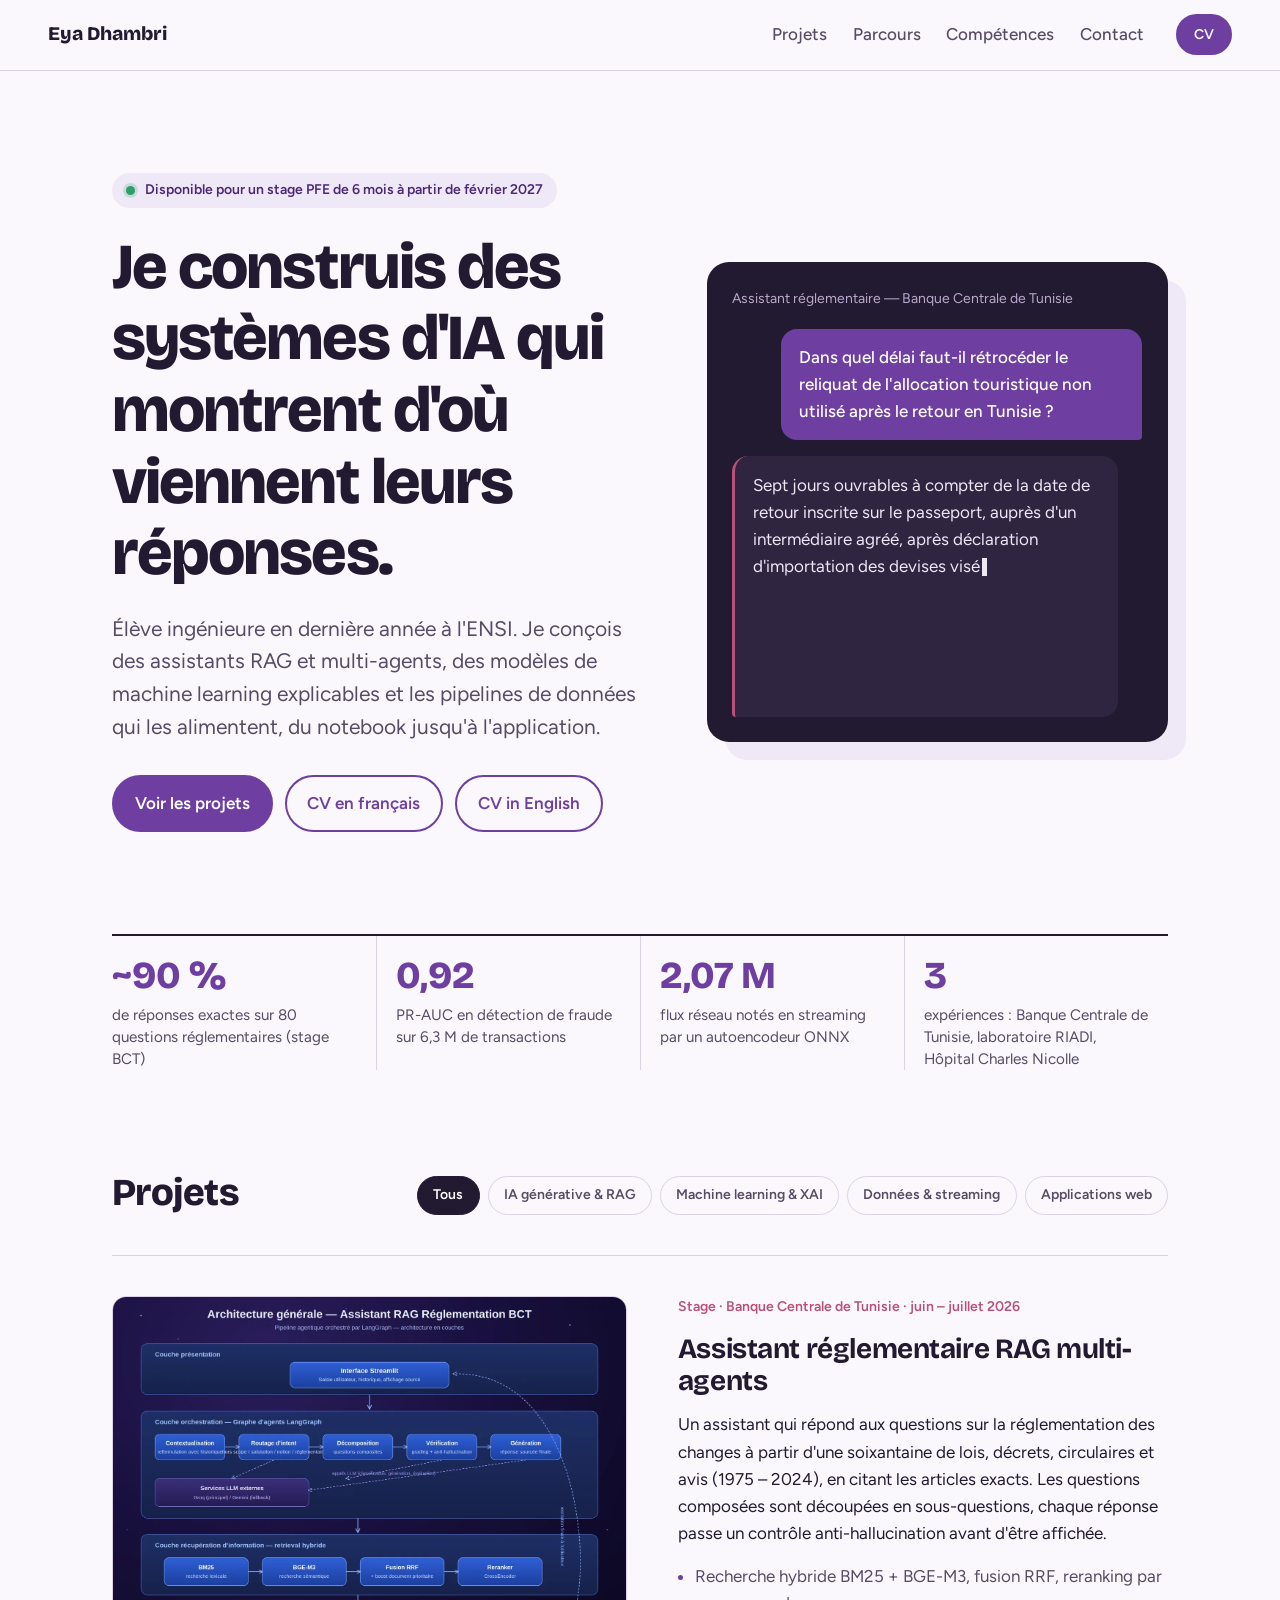
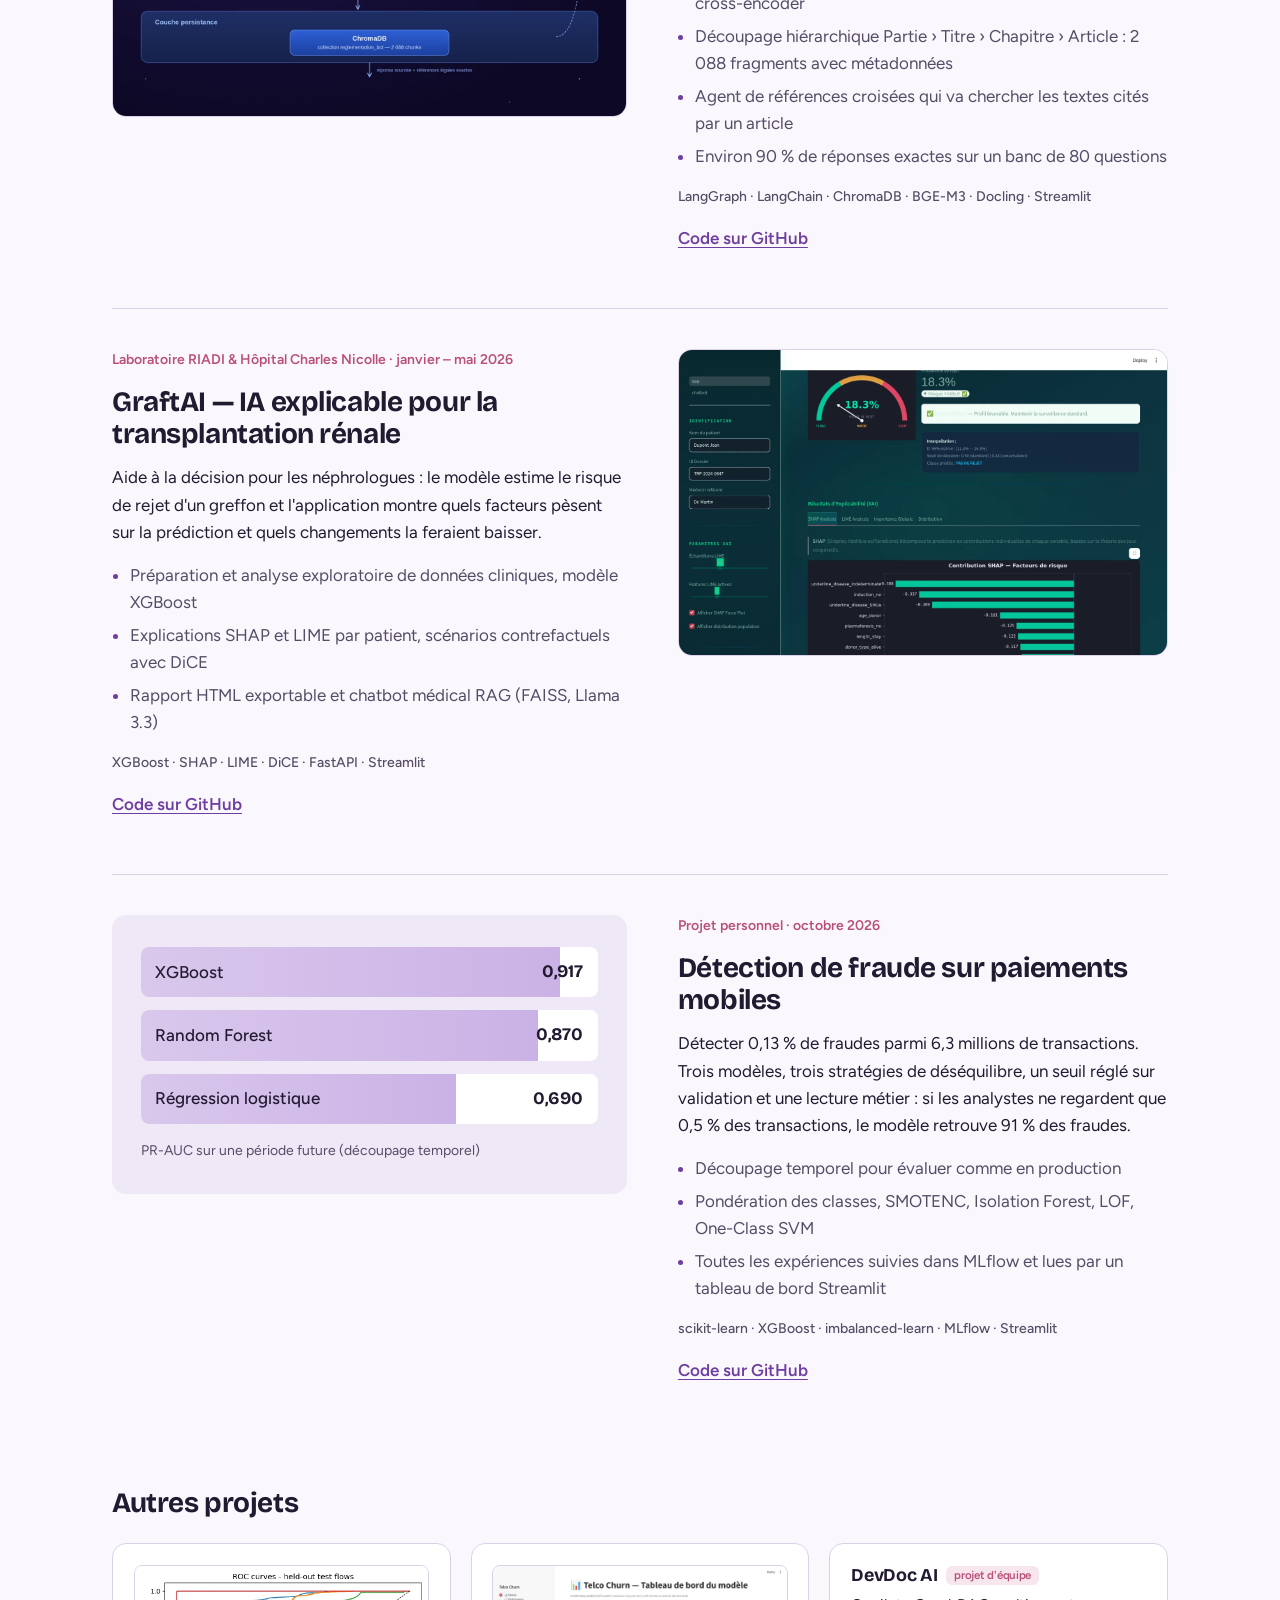
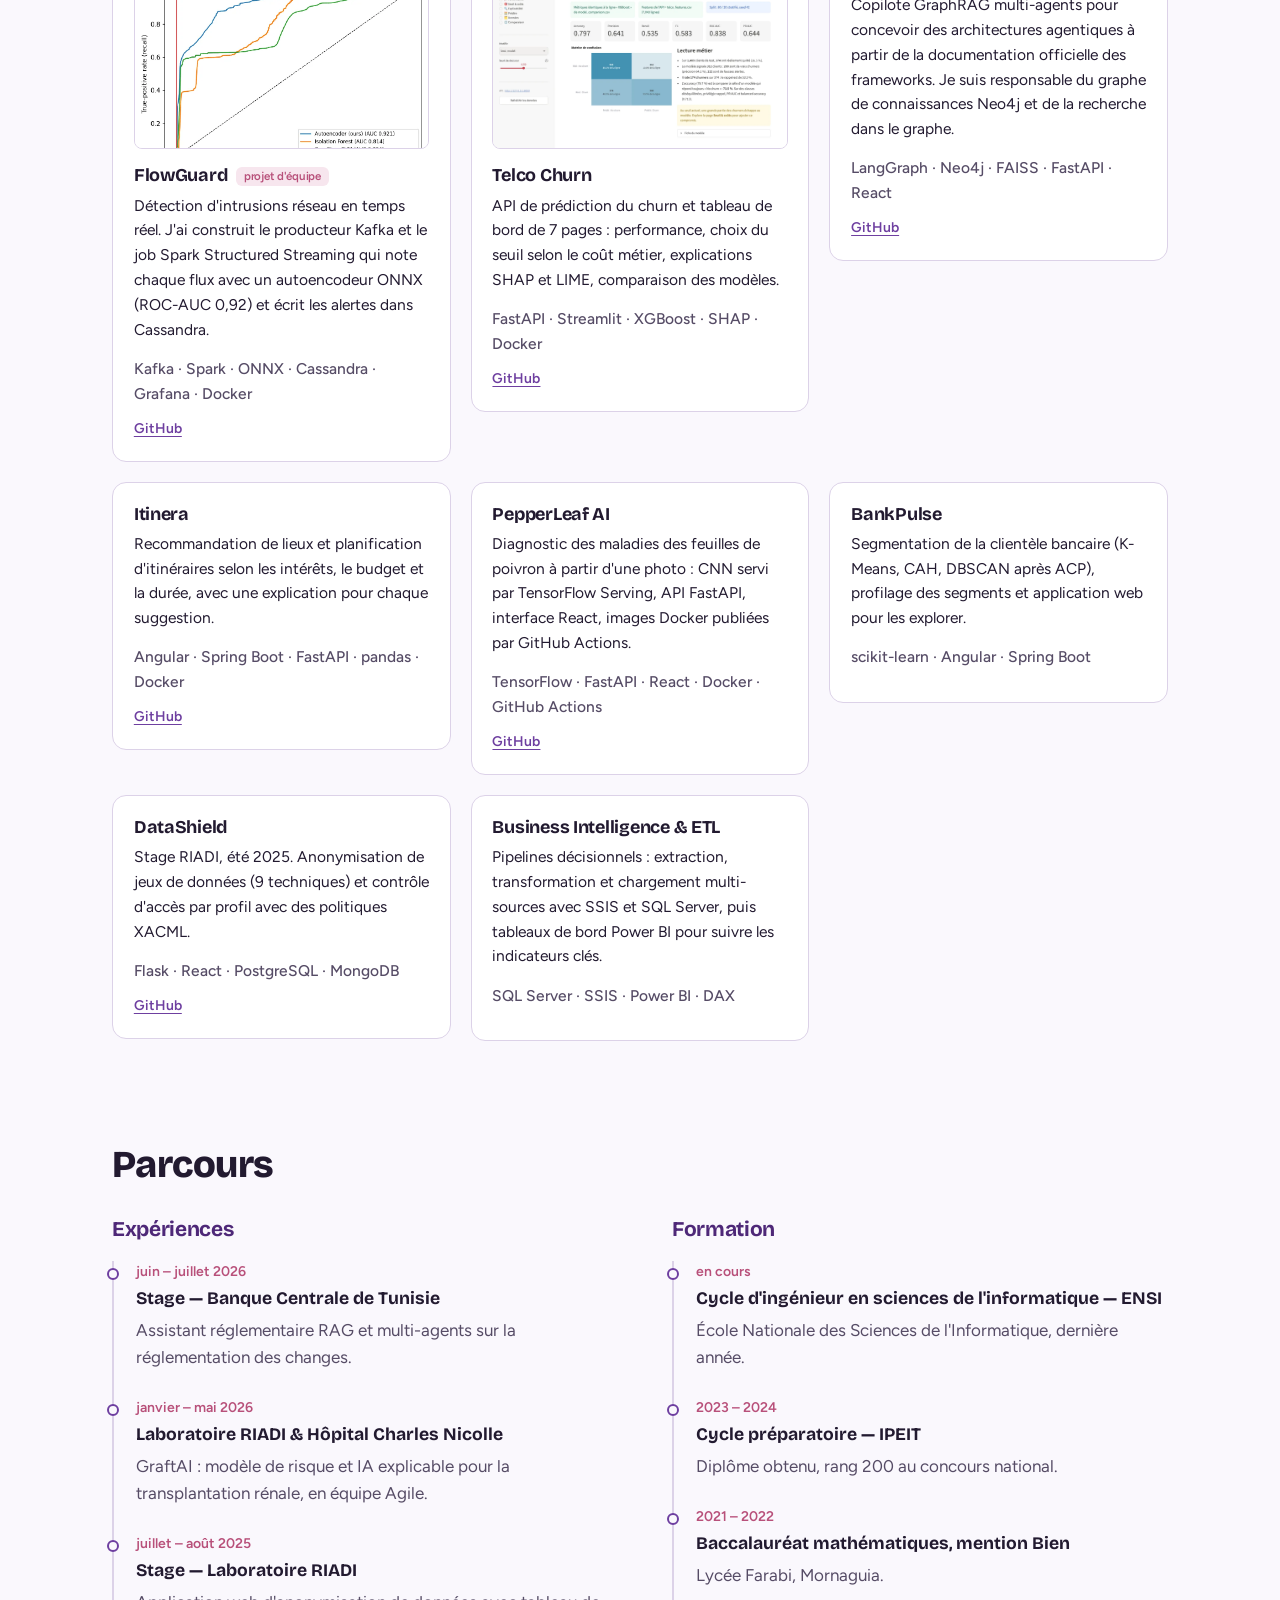
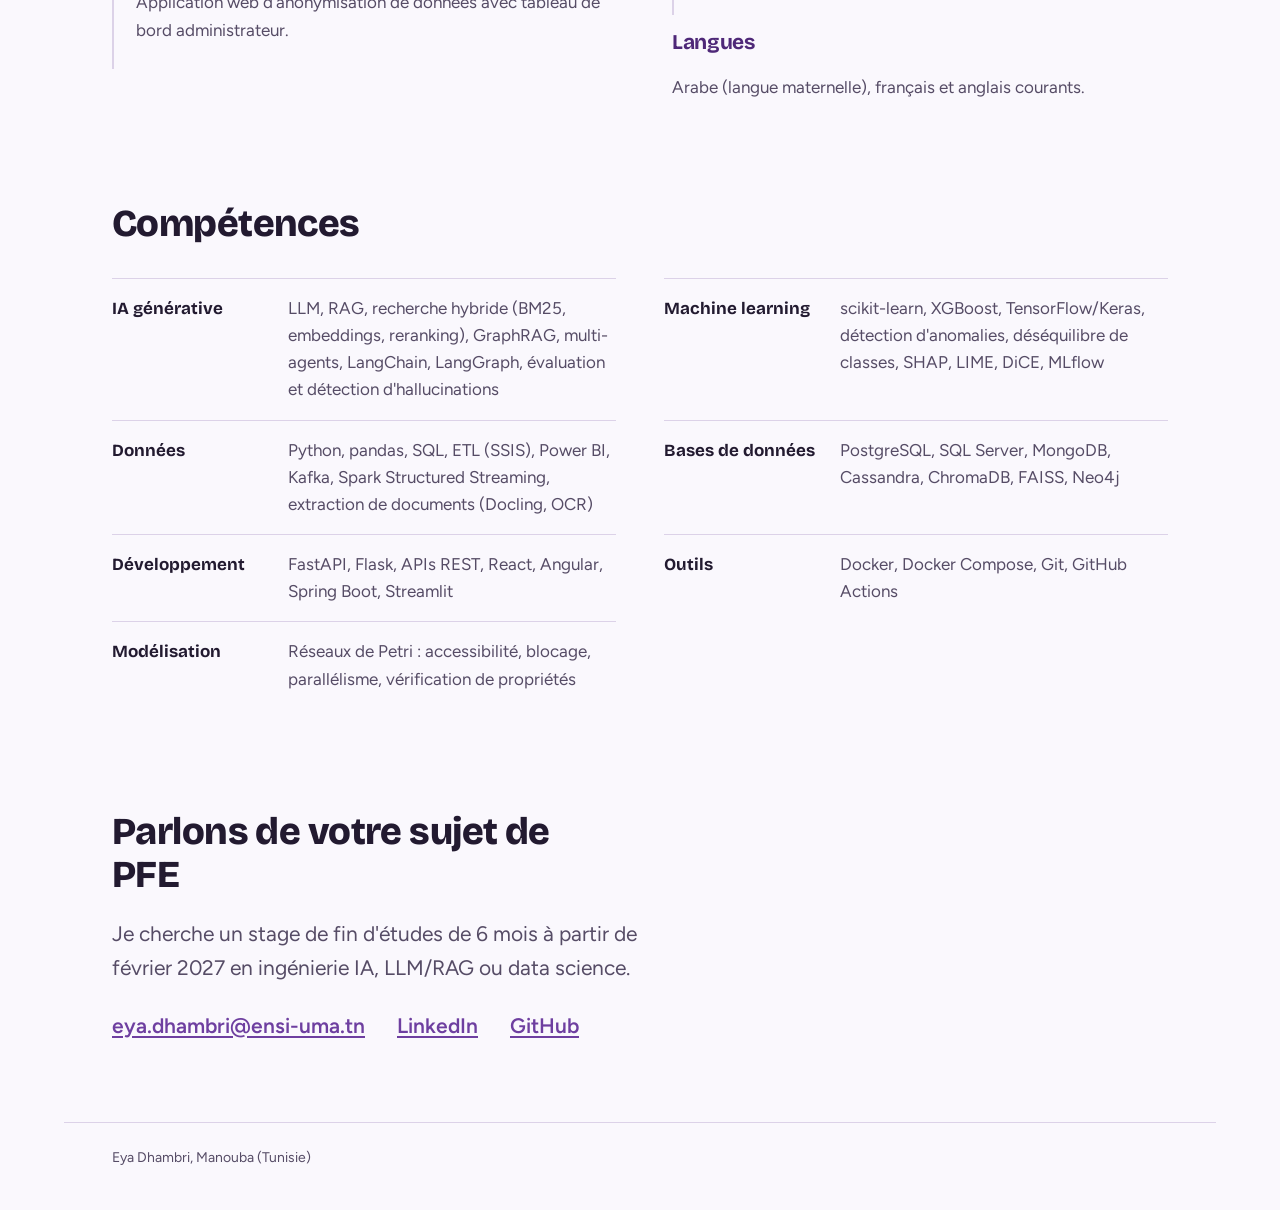
<file: index.html>
<!DOCTYPE html>
<html lang="fr">
<head>
  <meta charset="utf-8">
  <meta name="viewport" content="width=device-width, initial-scale=1">
  <title>Eya Dhambri — Élève ingénieure en IA</title>
  <meta name="description" content="Eya Dhambri, élève ingénieure en dernière année à l'ENSI. Systèmes RAG, agents LLM, machine learning explicable. Recherche un stage PFE à partir de février 2027.">
  <meta property="og:title" content="Eya Dhambri — Élève ingénieure en IA">
  <meta property="og:description" content="RAG, agents LLM, machine learning explicable. Stage PFE à partir de février 2027.">
  <meta property="og:image" content="assets/img/bct.webp">
  <link rel="icon" href="data:image/svg+xml,<svg xmlns='http://www.w3.org/2000/svg' viewBox='0 0 64 64'><rect width='64' height='64' rx='14' fill='%237B4BA6'/><text x='32' y='43' font-family='Arial' font-weight='700' font-size='30' text-anchor='middle' fill='white'>ED</text></svg>">
  <link rel="preconnect" href="https://fonts.googleapis.com">
  <link rel="preconnect" href="https://fonts.gstatic.com" crossorigin>
  <link href="https://fonts.googleapis.com/css2?family=Bricolage+Grotesque:opsz,wght@12..96,500;12..96,700;12..96,800&family=Figtree:wght@400;500;600&display=swap" rel="stylesheet">
  <link rel="stylesheet" href="style.css">
</head>
<body>
  <a class="skip" href="#projets">Aller aux projets</a>

  <header class="top">
    <a class="brand" href="#">Eya Dhambri</a>
    <nav aria-label="Navigation principale">
      <a href="#projets">Projets</a>
      <a href="#parcours">Parcours</a>
      <a href="#competences">Compétences</a>
      <a href="#contact">Contact</a>
    </nav>
    <a class="btn btn-small" href="assets/cv/CV_Eya_Dhambri_FR.pdf" download>CV</a>
  </header>

  <main>
    <!-- HERO -->
    <section class="hero">
      <div class="hero-text">
        <p class="status"><span class="dot" aria-hidden="true"></span>Disponible pour un stage PFE de 6 mois à partir de février 2027</p>
        <h1>Je construis des systèmes d'IA qui montrent d'où viennent leurs réponses.</h1>
        <p class="lead">Élève ingénieure en dernière année à l'ENSI. Je conçois des assistants RAG et multi-agents, des modèles de machine learning explicables et les pipelines de données qui les alimentent, du notebook jusqu'à l'application.</p>
        <div class="actions">
          <a class="btn" href="#projets">Voir les projets</a>
          <a class="btn btn-ghost" href="assets/cv/CV_Eya_Dhambri_FR.pdf" download>CV en français</a>
          <a class="btn btn-ghost" href="assets/cv/CV_Eya_Dhambri_EN.pdf" download>CV in English</a>
        </div>
      </div>

      <figure class="exchange" aria-label="Exemple de question posée à l'assistant réglementaire BCT">
        <figcaption>Assistant réglementaire — Banque Centrale de Tunisie</figcaption>
        <div class="q">Dans quel délai faut-il rétrocéder le reliquat de l'allocation touristique non utilisé après le retour en Tunisie&nbsp;?</div>
        <div class="a">
          <p class="typed" data-text="Sept jours ouvrables à compter de la date de retour inscrite sur le passeport, auprès d'un intermédiaire agréé, après déclaration d'importation des devises visée par la Douane.">Sept jours ouvrables à compter de la date de retour inscrite sur le passeport, auprès d'un intermédiaire agréé, après déclaration d'importation des devises visée par la Douane.</p>
          <ul class="sources" aria-label="Sources citées">
            <li>Recueil de la réglementation des changes</li>
            <li>Allocation touristique</li>
          </ul>
          <p class="checks"><span>Réponse vérifiée : ancrée dans les sources</span></p>
        </div>
      </figure>
    </section>

    <!-- KEY FACTS -->
    <section class="facts" aria-label="En bref">
      <dl>
        <div><dt>~90 %</dt><dd>de réponses exactes sur 80 questions réglementaires (stage BCT)</dd></div>
        <div><dt>0,92</dt><dd>PR-AUC en détection de fraude sur 6,3 M de transactions</dd></div>
        <div><dt>2,07 M</dt><dd>flux réseau notés en streaming par un autoencodeur ONNX</dd></div>
        <div><dt>3</dt><dd>expériences : Banque Centrale de Tunisie, laboratoire RIADI, Hôpital Charles Nicolle</dd></div>
      </dl>
    </section>

    <!-- PROJECTS -->
    <section id="projets" class="projects">
      <div class="section-head">
        <h2>Projets</h2>
        <div class="filters" role="group" aria-label="Filtrer les projets par domaine">
          <button type="button" class="chip" aria-pressed="true" data-filter="all">Tous</button>
          <button type="button" class="chip" aria-pressed="false" data-filter="genai">IA générative &amp; RAG</button>
          <button type="button" class="chip" aria-pressed="false" data-filter="ml">Machine learning &amp; XAI</button>
          <button type="button" class="chip" aria-pressed="false" data-filter="data">Données &amp; streaming</button>
          <button type="button" class="chip" aria-pressed="false" data-filter="web">Applications web</button>
        </div>
      </div>

      <article class="feature" data-tags="genai">
        <a class="shot" href="assets/img/bct.webp"><img src="assets/img/bct.webp" alt="Architecture en couches de l'assistant RAG BCT : interface Streamlit, graphe d'agents LangGraph, retrieval hybride, ChromaDB" width="1400" height="1145"></a>
        <div class="body">
          <p class="context">Stage · Banque Centrale de Tunisie · juin – juillet 2026</p>
          <h3>Assistant réglementaire RAG multi-agents</h3>
          <p>Un assistant qui répond aux questions sur la réglementation des changes à partir d'une soixantaine de lois, décrets, circulaires et avis (1975 – 2024), en citant les articles exacts. Les questions composées sont découpées en sous-questions, chaque réponse passe un contrôle anti-hallucination avant d'être affichée.</p>
          <ul class="points">
            <li>Recherche hybride BM25 + BGE-M3, fusion RRF, reranking par cross-encoder</li>
            <li>Découpage hiérarchique Partie › Titre › Chapitre › Article : 2 088 fragments avec métadonnées</li>
            <li>Agent de références croisées qui va chercher les textes cités par un article</li>
            <li>Environ 90 % de réponses exactes sur un banc de 80 questions</li>
          </ul>
          <p class="stack">LangGraph · LangChain · ChromaDB · BGE-M3 · Docling · Streamlit</p>
          <p class="links"><a href="https://github.com/eya-dl/bct_reglementation">Code sur GitHub</a></p>
        </div>
      </article>

      <article class="feature reverse" data-tags="ml">
        <a class="shot" href="assets/img/graftai.webp"><img loading="lazy" src="assets/img/graftai.webp" alt="Application GraftAI : jauge de risque de rejet et contributions SHAP des facteurs" width="1400" height="875"></a>
        <div class="body">
          <p class="context">Laboratoire RIADI &amp; Hôpital Charles Nicolle · janvier – mai 2026</p>
          <h3>GraftAI — IA explicable pour la transplantation rénale</h3>
          <p>Aide à la décision pour les néphrologues : le modèle estime le risque de rejet d'un greffon et l'application montre quels facteurs pèsent sur la prédiction et quels changements la feraient baisser.</p>
          <ul class="points">
            <li>Préparation et analyse exploratoire de données cliniques, modèle XGBoost</li>
            <li>Explications SHAP et LIME par patient, scénarios contrefactuels avec DiCE</li>
            <li>Rapport HTML exportable et chatbot médical RAG (FAISS, Llama 3.3)</li>
          </ul>
          <p class="stack">XGBoost · SHAP · LIME · DiCE · FastAPI · Streamlit</p>
          <p class="links"><a href="https://github.com/eya-dl/NephroTech-GraftAI">Code sur GitHub</a></p>
        </div>
      </article>

      <article class="feature" data-tags="ml data">
        <div class="shot shot-metrics" aria-hidden="true">
          <div class="bar" style="--v:.917"><span>XGBoost</span><b>0,917</b></div>
          <div class="bar" style="--v:.870"><span>Random Forest</span><b>0,870</b></div>
          <div class="bar" style="--v:.690"><span>Régression logistique</span><b>0,690</b></div>
          <p>PR-AUC sur une période future (découpage temporel)</p>
        </div>
        <div class="body">
          <p class="context">Projet personnel · octobre 2026</p>
          <h3>Détection de fraude sur paiements mobiles</h3>
          <p>Détecter 0,13 % de fraudes parmi 6,3 millions de transactions. Trois modèles, trois stratégies de déséquilibre, un seuil réglé sur validation et une lecture métier : si les analystes ne regardent que 0,5 % des transactions, le modèle retrouve 91 % des fraudes.</p>
          <ul class="points">
            <li>Découpage temporel pour évaluer comme en production</li>
            <li>Pondération des classes, SMOTENC, Isolation Forest, LOF, One-Class SVM</li>
            <li>Toutes les expériences suivies dans MLflow et lues par un tableau de bord Streamlit</li>
          </ul>
          <p class="stack">scikit-learn · XGBoost · imbalanced-learn · MLflow · Streamlit</p>
          <p class="links"><a href="https://github.com/eya-dl/fraud_detection">Code sur GitHub</a></p>
        </div>
      </article>

      <h3 class="more-title">Autres projets</h3>
      <div class="more">
        <article class="card" data-tags="data">
          <img loading="lazy" src="assets/img/flowguard.webp" alt="Courbes ROC de l'autoencodeur FlowGuard et des modèles de référence" width="975" height="750">
          <h4>FlowGuard <span class="tag">projet d'équipe</span></h4>
          <p>Détection d'intrusions réseau en temps réel. J'ai construit le producteur Kafka et le job Spark Structured Streaming qui note chaque flux avec un autoencodeur ONNX (ROC-AUC 0,92) et écrit les alertes dans Cassandra.</p>
          <p class="stack">Kafka · Spark · ONNX · Cassandra · Grafana · Docker</p>
          <a href="https://github.com/eya-dl/FlowGuard">GitHub</a>
        </article>
        <article class="card" data-tags="ml web">
          <img loading="lazy" src="assets/img/telchurn.webp" alt="Tableau de bord Telco Churn : métriques et matrice de confusion" width="1400" height="875">
          <h4>Telco Churn</h4>
          <p>API de prédiction du churn et tableau de bord de 7 pages : performance, choix du seuil selon le coût métier, explications SHAP et LIME, comparaison des modèles.</p>
          <p class="stack">FastAPI · Streamlit · XGBoost · SHAP · Docker</p>
          <a href="https://github.com/eya-dl/Tel_Churn">GitHub</a>
        </article>
        <article class="card" data-tags="genai">
          <h4>DevDoc AI <span class="tag">projet d'équipe</span></h4>
          <p>Copilote GraphRAG multi-agents pour concevoir des architectures agentiques à partir de la documentation officielle des frameworks. Je suis responsable du graphe de connaissances Neo4j et de la recherche dans le graphe.</p>
          <p class="stack">LangGraph · Neo4j · FAISS · FastAPI · React</p>
          <a href="https://github.com/eya-dl/DevDoc-AI">GitHub</a>
        </article>
        <article class="card" data-tags="ml web">
          <h4>Itinera</h4>
          <p>Recommandation de lieux et planification d'itinéraires selon les intérêts, le budget et la durée, avec une explication pour chaque suggestion.</p>
          <p class="stack">Angular · Spring Boot · FastAPI · pandas · Docker</p>
          <a href="https://github.com/eya-dl/Itinera_project">GitHub</a>
        </article>
        <article class="card" data-tags="ml web">
          <h4>PepperLeaf AI</h4>
          <p>Diagnostic des maladies des feuilles de poivron à partir d'une photo : CNN servi par TensorFlow Serving, API FastAPI, interface React, images Docker publiées par GitHub Actions.</p>
          <p class="stack">TensorFlow · FastAPI · React · Docker · GitHub Actions</p>
          <a href="https://github.com/eya-dl/pepperleaf-ai">GitHub</a>
        </article>
        <article class="card" data-tags="ml">
          <h4>BankPulse</h4>
          <p>Segmentation de la clientèle bancaire (K-Means, CAH, DBSCAN après ACP), profilage des segments et application web pour les explorer.</p>
          <p class="stack">scikit-learn · Angular · Spring Boot</p>
        </article>
        <article class="card" data-tags="web data">
          <h4>DataShield</h4>
          <p>Stage RIADI, été 2025. Anonymisation de jeux de données (9 techniques) et contrôle d'accès par profil avec des politiques XACML.</p>
          <p class="stack">Flask · React · PostgreSQL · MongoDB</p>
          <a href="https://github.com/eya-dl/data-anonymization-app">GitHub</a>
        </article>
        <article class="card" data-tags="data">
          <h4>Business Intelligence &amp; ETL</h4>
          <p>Pipelines décisionnels : extraction, transformation et chargement multi-sources avec SSIS et SQL Server, puis tableaux de bord Power BI pour suivre les indicateurs clés.</p>
          <p class="stack">SQL Server · SSIS · Power BI · DAX</p>
        </article>
      </div>
      <p class="empty" hidden>Aucun projet dans ce domaine.</p>
    </section>

    <!-- PATH -->
    <section id="parcours" class="path">
      <h2>Parcours</h2>
      <div class="cols">
        <div>
          <h3>Expériences</h3>
          <ol class="timeline">
            <li><time>juin – juillet 2026</time><strong>Stage — Banque Centrale de Tunisie</strong><span>Assistant réglementaire RAG et multi-agents sur la réglementation des changes.</span></li>
            <li><time>janvier – mai 2026</time><strong>Laboratoire RIADI &amp; Hôpital Charles Nicolle</strong><span>GraftAI : modèle de risque et IA explicable pour la transplantation rénale, en équipe Agile.</span></li>
            <li><time>juillet – août 2025</time><strong>Stage — Laboratoire RIADI</strong><span>Application web d'anonymisation de données avec tableau de bord administrateur.</span></li>
          </ol>
        </div>
        <div>
          <h3>Formation</h3>
          <ol class="timeline">
            <li><time>en cours</time><strong>Cycle d'ingénieur en sciences de l'informatique — ENSI</strong><span>École Nationale des Sciences de l'Informatique, dernière année.</span></li>
            <li><time>2023 – 2024</time><strong>Cycle préparatoire — IPEIT</strong><span>Diplôme obtenu, rang 200 au concours national.</span></li>
            <li><time>2021 – 2022</time><strong>Baccalauréat mathématiques, mention Bien</strong><span>Lycée Farabi, Mornaguia.</span></li>
          </ol>
          <h3 class="lang-title">Langues</h3>
          <p class="langs">Arabe (langue maternelle), français et anglais courants.</p>
        </div>
      </div>
    </section>

    <!-- SKILLS -->
    <section id="competences" class="skills">
      <h2>Compétences</h2>
      <dl>
        <div><dt>IA générative</dt><dd>LLM, RAG, recherche hybride (BM25, embeddings, reranking), GraphRAG, multi-agents, LangChain, LangGraph, évaluation et détection d'hallucinations</dd></div>
        <div><dt>Machine learning</dt><dd>scikit-learn, XGBoost, TensorFlow/Keras, détection d'anomalies, déséquilibre de classes, SHAP, LIME, DiCE, MLflow</dd></div>
        <div><dt>Données</dt><dd>Python, pandas, SQL, ETL (SSIS), Power BI, Kafka, Spark Structured Streaming, extraction de documents (Docling, OCR)</dd></div>
        <div><dt>Bases de données</dt><dd>PostgreSQL, SQL Server, MongoDB, Cassandra, ChromaDB, FAISS, Neo4j</dd></div>
        <div><dt>Développement</dt><dd>FastAPI, Flask, APIs REST, React, Angular, Spring Boot, Streamlit</dd></div>
        <div><dt>Outils</dt><dd>Docker, Docker Compose, Git, GitHub Actions</dd></div>
        <div><dt>Modélisation</dt><dd>Réseaux de Petri : accessibilité, blocage, parallélisme, vérification de propriétés</dd></div>
      </dl>
    </section>

    <!-- CONTACT -->
    <section id="contact" class="contact">
      <h2>Parlons de votre sujet de PFE</h2>
      <p>Je cherche un stage de fin d'études de 6 mois à partir de février 2027 en ingénierie IA, LLM/RAG ou data science.</p>
      <ul class="contact-links">
        <li><a href="mailto:eya.dhambri@ensi-uma.tn">eya.dhambri@ensi-uma.tn</a></li>
        <li><a href="https://www.linkedin.com/in/eya-dhambri">LinkedIn</a></li>
        <li><a href="https://github.com/eya-dl">GitHub</a></li>
      </ul>
    </section>
  </main>

  <footer>
    <p>Eya Dhambri, Manouba (Tunisie)</p>
  </footer>

  <script src="script.js"></script>
</body>
</html>
</file>
<file: style.css>
:root {
  --paper: #FAF8FD;
  --ink: #221A30;
  --ink-soft: #564C66;
  --mauve: #6E3FA0;
  --mauve-deep: #4E2878;
  --rose: #B8507A;
  --mist: #EFE8F6;
  --line: #DCD2E8;
  --white: #FFFFFF;

  --display: "Bricolage Grotesque", "Segoe UI", system-ui, sans-serif;
  --body: "Figtree", "Segoe UI", system-ui, sans-serif;

  --step--1: 0.875rem;
  --step-0: 1.0625rem;
  --step-1: 1.3125rem;
  --step-2: 1.75rem;
  --step-3: 2.375rem;
  --step-4: clamp(2.4rem, 1.4rem + 3.6vw, 4rem);

  --wrap: 72rem;
  --gutter: clamp(1.25rem, 4vw, 3rem);
}

*, *::before, *::after { box-sizing: border-box; }
html { scroll-behavior: smooth; }
body {
  margin: 0;
  background: var(--paper);
  color: var(--ink);
  font-family: var(--body);
  font-size: var(--step-0);
  line-height: 1.6;
  -webkit-font-smoothing: antialiased;
}
img { max-width: 100%; height: auto; display: block; }
a { color: var(--mauve); text-underline-offset: 3px; }
a:hover { color: var(--mauve-deep); }
:focus-visible { outline: 3px solid var(--rose); outline-offset: 3px; border-radius: 4px; }

h1, h2, h3, h4 {
  font-family: var(--display);
  line-height: 1.12;
  letter-spacing: -0.015em;
  margin: 0;
}
h2 { font-size: var(--step-3); font-weight: 800; }
h3 { font-size: var(--step-1); font-weight: 700; }
h4 { font-size: 1.125rem; font-weight: 700; }

.skip {
  position: absolute; left: -999px; top: 0;
  background: var(--ink); color: var(--white); padding: .6rem 1rem; z-index: 20;
}
.skip:focus { left: 1rem; top: 1rem; }

/* ---------- header ---------- */
.top {
  position: sticky; top: 0; z-index: 10;
  display: flex; align-items: center; gap: 2rem;
  padding: .9rem var(--gutter);
  background: color-mix(in srgb, var(--paper) 88%, transparent);
  backdrop-filter: blur(10px);
  border-bottom: 1px solid var(--line);
}
.brand {
  font-family: var(--display); font-weight: 800; font-size: 1.2rem;
  color: var(--ink); text-decoration: none; margin-right: auto;
}
.top nav { display: flex; gap: 1.6rem; }
.top nav a { color: var(--ink-soft); text-decoration: none; font-weight: 500; }
.top nav a:hover { color: var(--mauve); }

/* ---------- buttons ---------- */
.btn {
  display: inline-block;
  padding: .8rem 1.3rem;
  border-radius: 999px;
  background: var(--mauve);
  color: var(--white);
  font-weight: 600;
  text-decoration: none;
  border: 2px solid var(--mauve);
  transition: background .15s, color .15s;
}
.btn:hover { background: var(--mauve-deep); border-color: var(--mauve-deep); color: var(--white); }
.btn-ghost { background: transparent; color: var(--mauve); }
.btn-ghost:hover { background: var(--mist); color: var(--mauve-deep); border-color: var(--mauve-deep); }
.btn-small { padding: .45rem 1rem; font-size: var(--step--1); }

/* ---------- layout ---------- */
main > section {
  max-width: var(--wrap);
  margin: 0 auto;
  padding: clamp(3.5rem, 8vw, 6.5rem) var(--gutter) 0;
}

/* ---------- hero ---------- */
.hero {
  display: grid;
  grid-template-columns: 1.15fr 1fr;
  gap: clamp(2rem, 5vw, 4.5rem);
  align-items: center;
}
.status {
  display: inline-flex; align-items: center; gap: .6rem;
  margin: 0 0 1.4rem;
  font-weight: 600; font-size: var(--step--1); color: var(--mauve-deep);
  background: var(--mist); padding: .4rem .9rem; border-radius: 999px;
}
.dot { width: .55rem; height: .55rem; border-radius: 50%; background: #2E9E6B; box-shadow: 0 0 0 3px #2E9E6B33; }
.hero h1 {
  font-size: var(--step-4);
  font-weight: 800;
  letter-spacing: -0.03em;
  max-width: 15ch;
}
.lead { font-size: var(--step-1); line-height: 1.55; color: var(--ink-soft); max-width: 34rem; margin: 1.5rem 0 2rem; }
.actions { display: flex; flex-wrap: wrap; gap: .75rem; }

/* the exchange: the one bold element */
.exchange {
  margin: 0;
  background: var(--ink);
  color: #EDE7F5;
  border-radius: 22px;
  padding: 1.6rem;
  box-shadow: 18px 18px 0 var(--mist);
}
.exchange figcaption { font-size: var(--step--1); color: #B9A9CF; margin-bottom: 1.2rem; }
.q {
  margin-left: 12%;
  background: var(--mauve);
  color: var(--white);
  padding: .9rem 1.1rem;
  border-radius: 16px 16px 4px 16px;
  font-weight: 500;
}
.a {
  margin-top: 1rem;
  margin-right: 6%;
  background: #2F2541;
  padding: 1rem 1.1rem 1.1rem;
  border-radius: 16px 16px 16px 4px;
  border-left: 3px solid var(--rose);
}
.a p { margin: 0; }
.typed { min-height: 7.2em; }
.typed.is-typing::after { content: ""; display: inline-block; width: .5ch; height: 1.1em; background: #EDE7F5; vertical-align: text-bottom; margin-left: 2px; animation: blink 1s steps(1) infinite; }
@keyframes blink { 50% { opacity: 0; } }
.sources { list-style: none; padding: 0; margin: .9rem 0 .6rem; display: flex; flex-wrap: wrap; gap: .4rem; }
.sources li { font-size: .8rem; background: #44365C; color: #E4D8F3; padding: .2rem .6rem; border-radius: 6px; }
.checks { font-size: .82rem; color: #9FD8BB; }
.checks span::before { content: "✓ "; }
.reveal { opacity: 0; transition: opacity .5s; }
.reveal.on { opacity: 1; }

/* ---------- facts ---------- */
.facts dl {
  margin: 0;
  display: grid;
  grid-template-columns: repeat(4, 1fr);
  border-top: 2px solid var(--ink);
}
.facts dl > div { padding: 1.3rem 1.2rem 0 0; }
.facts dl > div + div { padding-left: 1.2rem; border-left: 1px solid var(--line); }
.facts dt { font-family: var(--display); font-size: var(--step-3); font-weight: 800; color: var(--mauve); line-height: 1; }
.facts dd { margin: .55rem 0 0; color: var(--ink-soft); font-size: .95rem; line-height: 1.45; }

/* ---------- projects ---------- */
.section-head { display: flex; flex-wrap: wrap; align-items: end; justify-content: space-between; gap: 1rem 2rem; margin-bottom: 2.5rem; }
.filters { display: flex; flex-wrap: wrap; gap: .5rem; }
.chip {
  font: inherit; font-size: var(--step--1); font-weight: 600;
  padding: .45rem .95rem; border-radius: 999px; cursor: pointer;
  background: transparent; color: var(--ink-soft); border: 1.5px solid var(--line);
}
.chip:hover { border-color: var(--mauve); color: var(--mauve); }
.chip[aria-pressed="true"] { background: var(--ink); border-color: var(--ink); color: var(--white); }

.feature {
  display: grid;
  grid-template-columns: 1.05fr 1fr;
  gap: clamp(1.5rem, 4vw, 3.5rem);
  align-items: start;
  padding: 2.5rem 0;
  border-top: 1px solid var(--line);
}
.feature.reverse .shot { order: 2; }
.shot {
  display: block;
  border-radius: 14px;
  overflow: hidden;
  border: 1px solid var(--line);
  background: var(--white);
}
.shot img { width: 100%; }
.context { margin: 0 0 .5rem; font-size: var(--step--1); font-weight: 600; color: var(--rose); }
.feature h3 { font-size: var(--step-2); margin-bottom: .9rem; }
.feature .body > p { margin: 0 0 1rem; max-width: 36rem; }
.points { margin: 0 0 1rem; padding-left: 1.1rem; color: var(--ink-soft); }
.points li { margin-bottom: .35rem; }
.points li::marker { color: var(--mauve); }
.stack { font-size: var(--step--1); color: var(--ink-soft); font-weight: 500; }
.links { margin: 0; }
.links a { font-weight: 600; }

.shot-metrics { padding: 2rem 1.8rem; background: var(--mist); border: none; }
.bar { position: relative; display: flex; justify-content: space-between; align-items: center; margin-bottom: .8rem; padding: .7rem .9rem; border-radius: 8px; background: var(--white); overflow: hidden; z-index: 0; }
.bar::before { content: ""; position: absolute; inset: 0 auto 0 0; width: calc(var(--v) * 100%); background: linear-gradient(90deg, #D9C7EC, #CBB2E6); z-index: -1; }
.bar span { font-weight: 500; }
.bar b { font-family: var(--display); font-size: 1.1rem; }
.shot-metrics p { margin: 1rem 0 0; font-size: var(--step--1); color: var(--ink-soft); }

.more-title { margin: 3rem 0 1.5rem; font-size: var(--step-2); }
.more {
  display: grid;
  grid-template-columns: repeat(auto-fill, minmax(17rem, 1fr));
  gap: 1.25rem;
  align-items: start;
}
.card {
  display: flex; flex-direction: column;
  padding: 1.3rem;
  border: 1px solid var(--line);
  border-radius: 14px;
  background: var(--white);
}
.card img { border-radius: 8px; margin-bottom: 1rem; aspect-ratio: 16 / 10; object-fit: cover; object-position: top; border: 1px solid var(--line); }
.card h4 { margin-bottom: .5rem; }
.card p { margin: 0 0 .7rem; font-size: .97rem; }
.card .stack { margin-top: .2rem; }
.card a { font-weight: 600; font-size: var(--step--1); }
.tag { font-family: var(--body); font-size: .72rem; font-weight: 600; color: var(--rose); background: #F7E6EE; padding: .15rem .5rem; border-radius: 6px; vertical-align: middle; margin-left: .3rem; }
[hidden] { display: none !important; }
.empty { color: var(--ink-soft); }

/* ---------- path ---------- */
.path .cols { display: grid; grid-template-columns: 1fr 1fr; gap: clamp(2rem, 5vw, 4rem); margin-top: 2rem; }
.path h3 { margin-bottom: 1.2rem; color: var(--mauve-deep); }
.timeline { list-style: none; margin: 0; padding: 0; border-left: 2px solid var(--line); }
.timeline li { position: relative; padding: 0 0 1.6rem 1.4rem; }
.timeline li::before { content: ""; position: absolute; left: -7px; top: .45rem; width: 12px; height: 12px; border-radius: 50%; background: var(--paper); border: 2px solid var(--mauve); }
.timeline time { display: block; font-size: var(--step--1); color: var(--rose); font-weight: 600; }
.timeline strong { display: block; font-family: var(--display); font-size: 1.1rem; margin: .1rem 0 .25rem; }
.timeline span { color: var(--ink-soft); }
.lang-title { margin-top: 1rem; }
.langs { margin: 0; color: var(--ink-soft); }

/* ---------- skills ---------- */
.skills dl { margin: 2rem 0 0; display: grid; grid-template-columns: 1fr 1fr; gap: 0 3rem; }
.skills dl > div { display: grid; grid-template-columns: 10rem 1fr; gap: 1rem; padding: 1rem 0; border-top: 1px solid var(--line); }
.skills dt { font-family: var(--display); font-weight: 700; }
.skills dd { margin: 0; color: var(--ink-soft); }

/* ---------- contact ---------- */
.contact {
  text-align: left;
}
.contact h2 { max-width: 18ch; }
.contact > p { max-width: 36rem; color: var(--ink-soft); font-size: var(--step-1); }
.contact-links { list-style: none; padding: 0; margin: 1.5rem 0 0; display: flex; flex-wrap: wrap; gap: .75rem 2rem; font-size: var(--step-1); font-weight: 600; }

footer { max-width: var(--wrap); margin: 5rem auto 0; padding: 1.5rem var(--gutter) 2.5rem; border-top: 1px solid var(--line); color: var(--ink-soft); font-size: var(--step--1); }
footer p { margin: 0; }

/* ---------- responsive ---------- */
@media (max-width: 900px) {
  .hero, .feature, .path .cols, .skills dl { grid-template-columns: 1fr; }
  .feature.reverse .shot { order: 0; }
  .facts dl { grid-template-columns: 1fr 1fr; }
  .facts dl > div:nth-child(3) { padding-left: 0; border-left: none; }
  .facts dl > div { padding-bottom: 1rem; }
  .exchange { box-shadow: 10px 10px 0 var(--mist); }
}
@media (max-width: 640px) {
  .top nav { display: none; }
  .skills dl > div { grid-template-columns: 1fr; gap: .2rem; }
  .facts dl { grid-template-columns: 1fr; }
  .facts dl > div + div { padding-left: 0; border-left: none; border-top: 1px solid var(--line); }
}
@media (prefers-reduced-motion: reduce) {
  html { scroll-behavior: auto; }
  .reveal { opacity: 1; transition: none; }
  .typed.is-typing::after { animation: none; }
}
</file>
